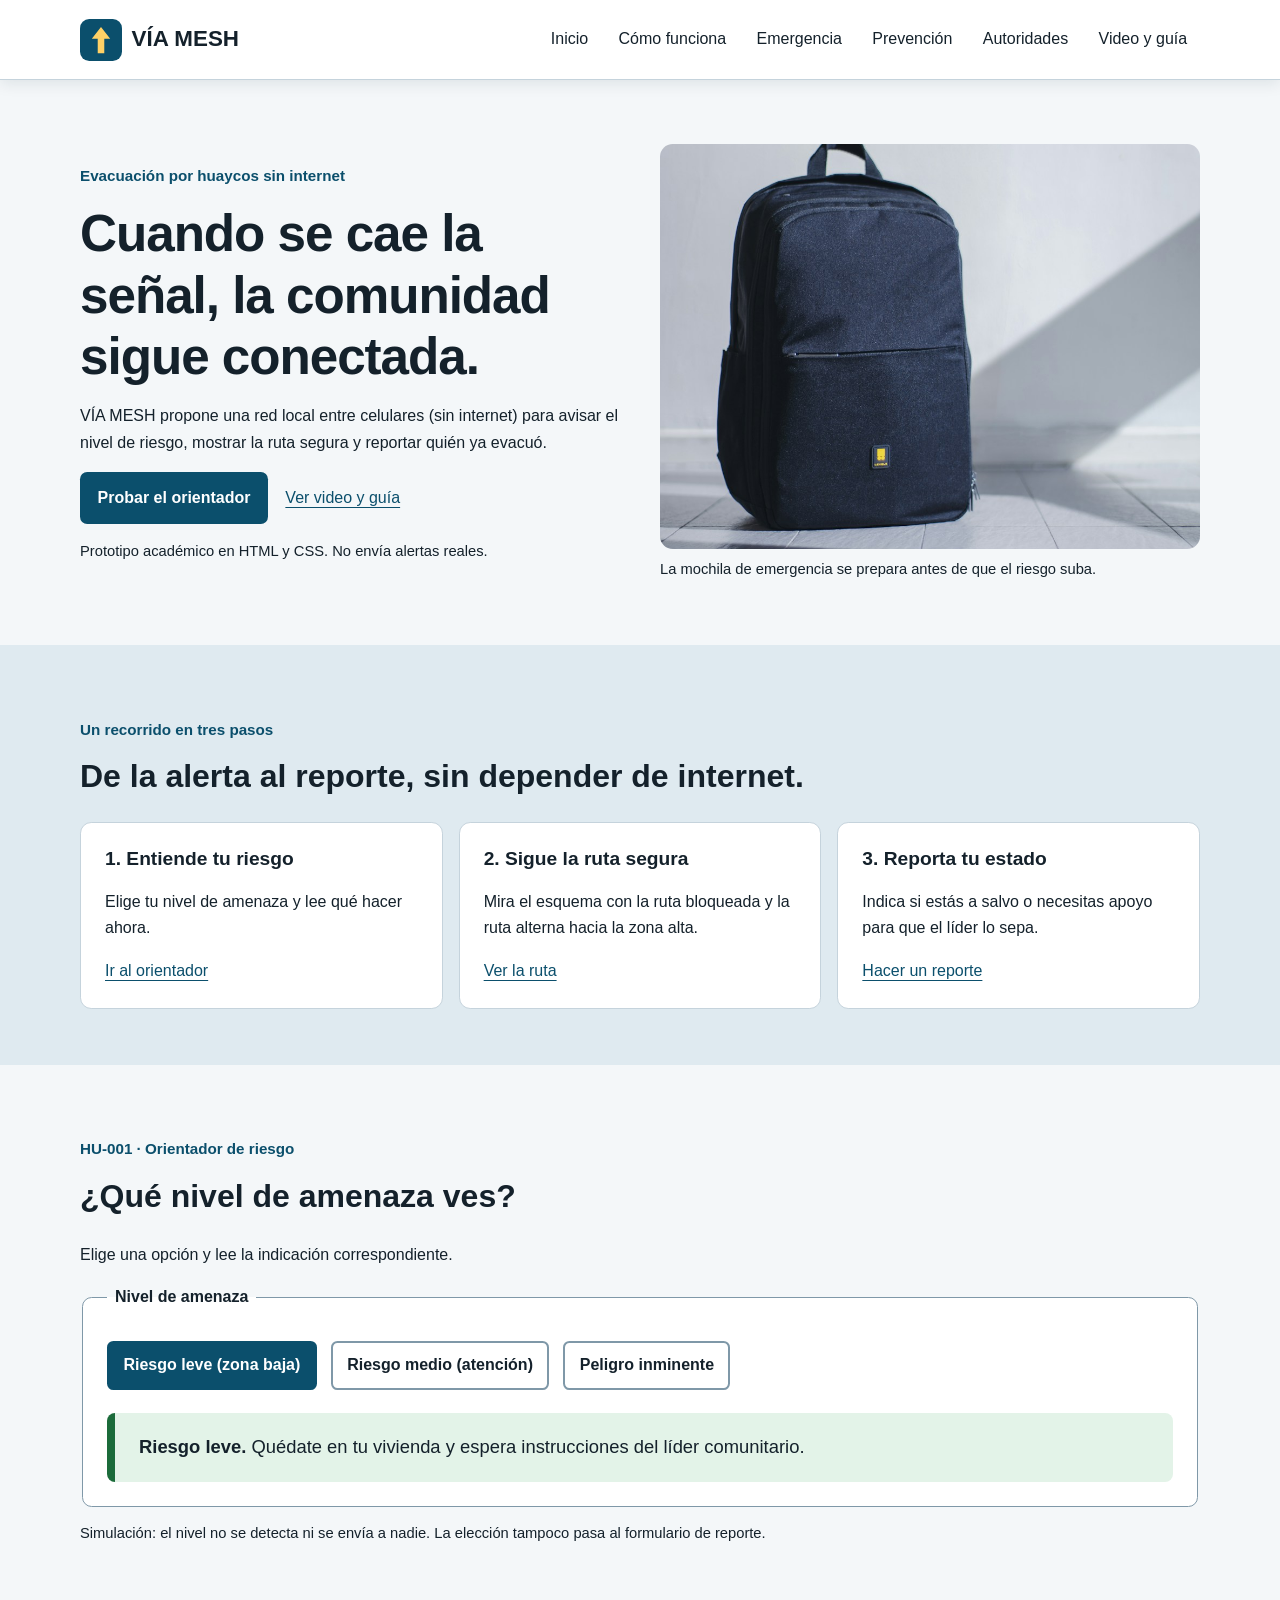
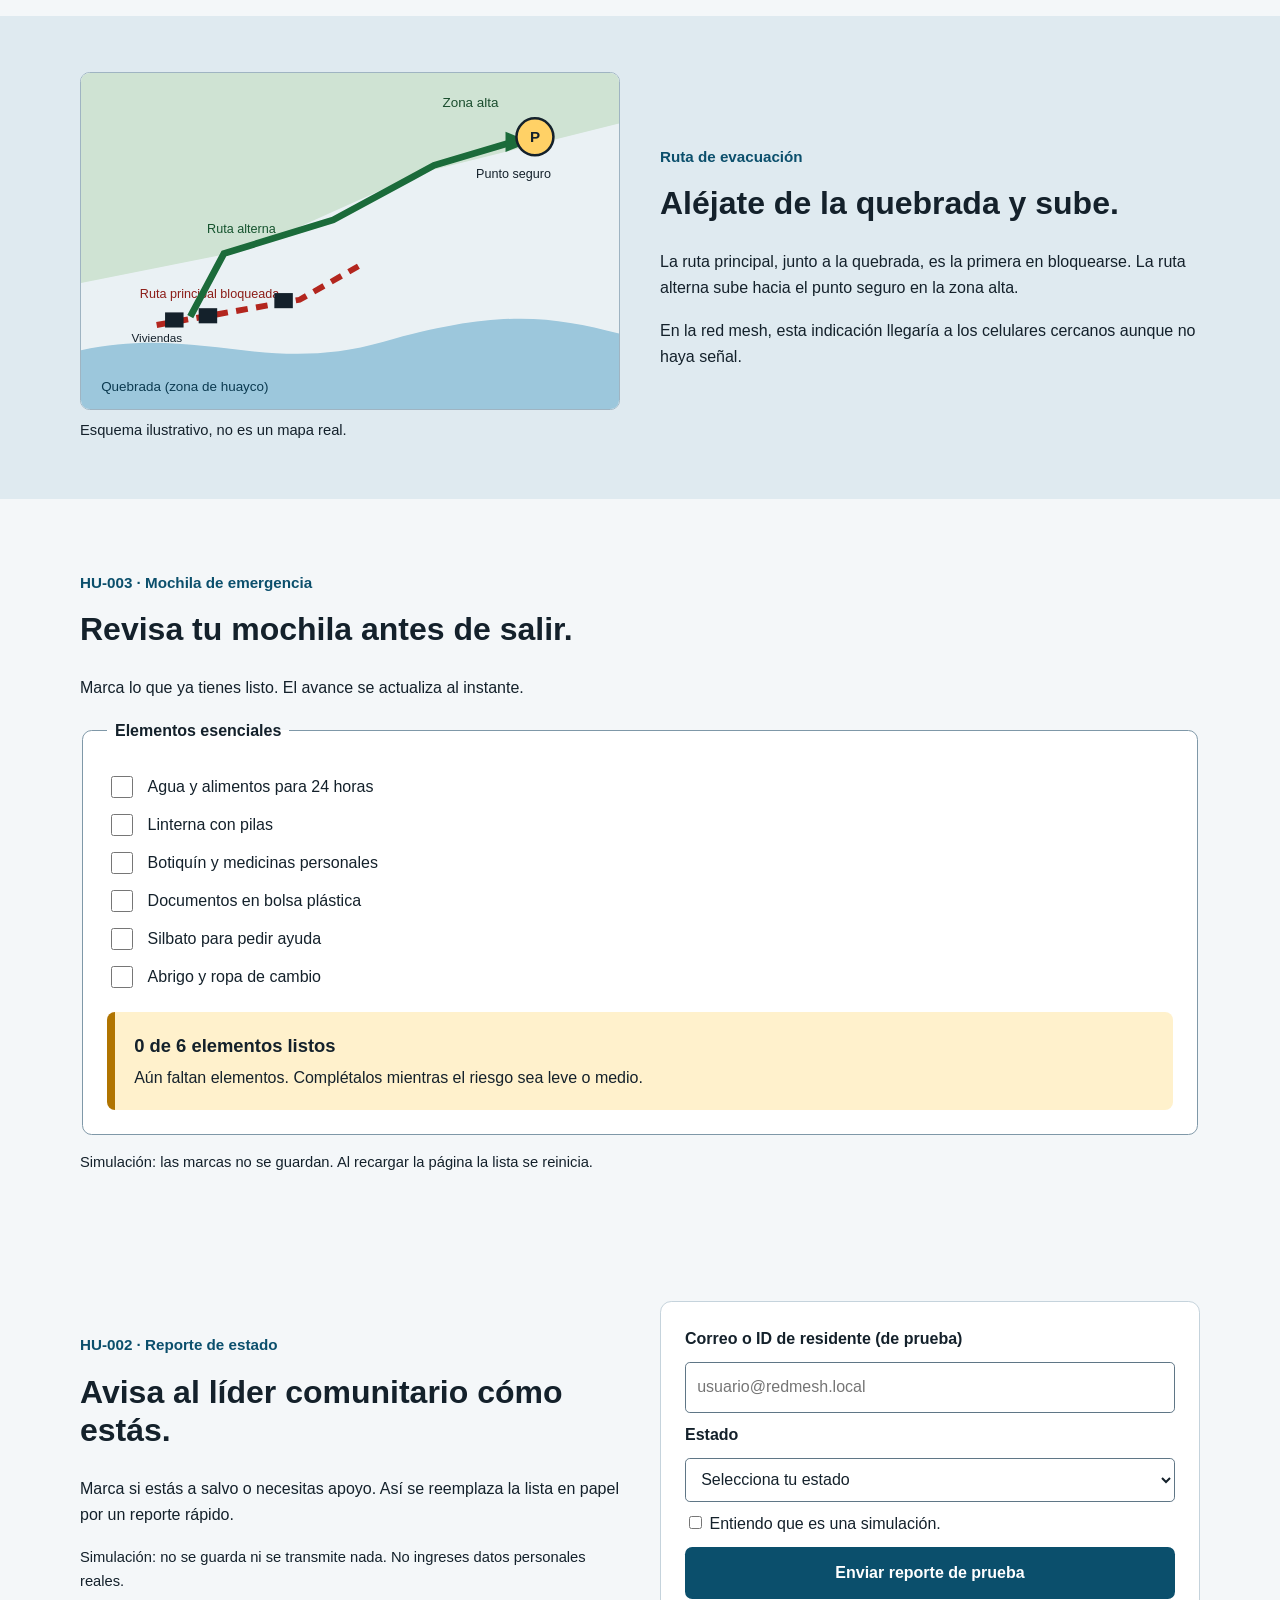
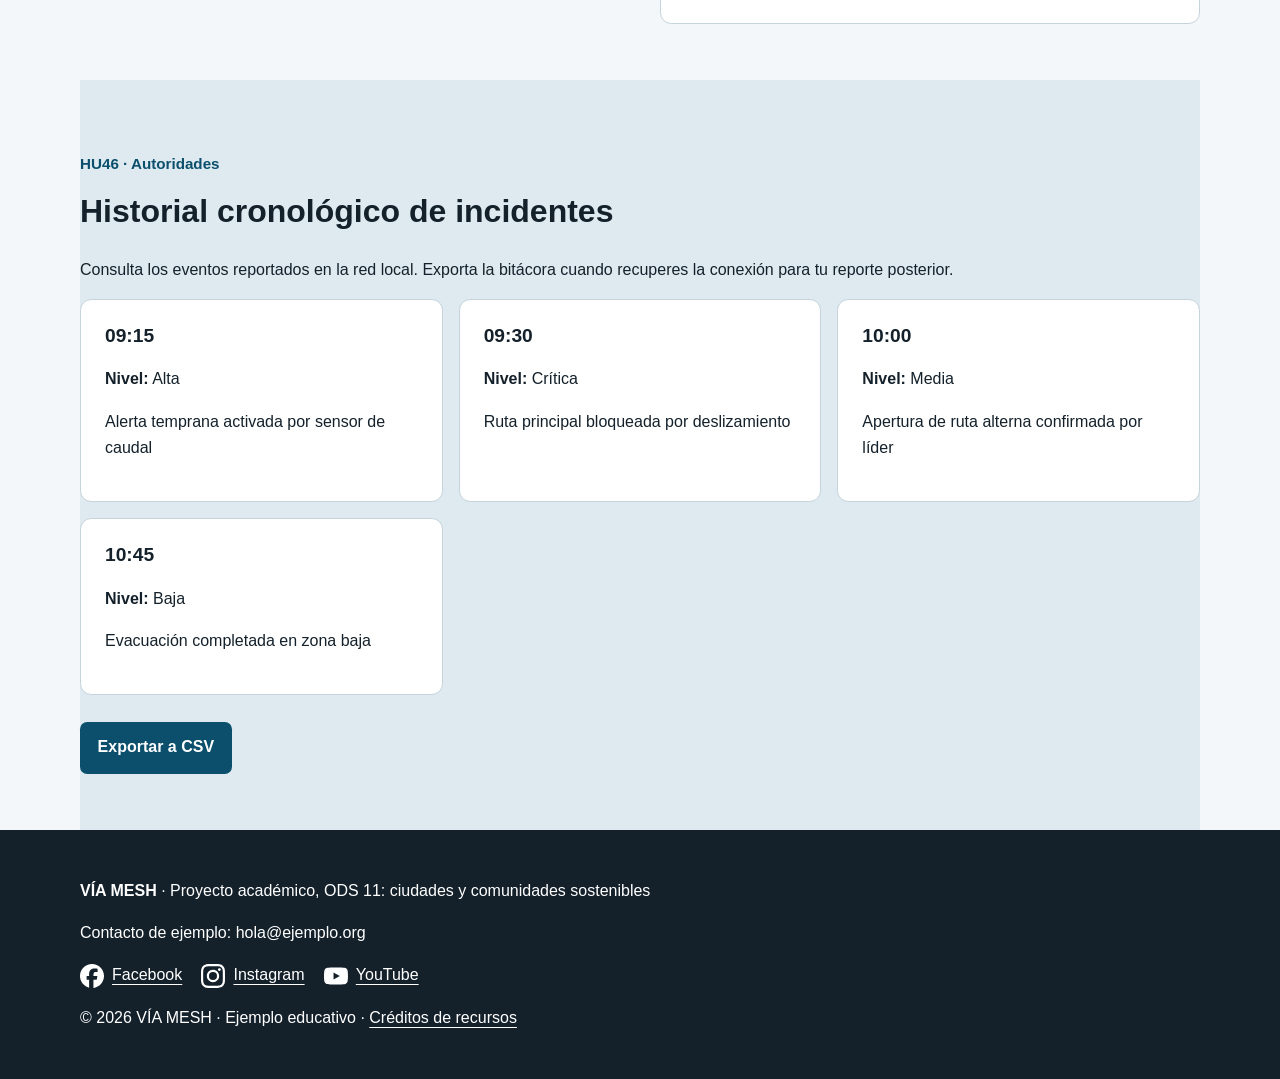
<file: index.html>
<!DOCTYPE html>
<html lang="es">
<head>
  <meta charset="UTF-8">
  <meta name="viewport" content="width=device-width, initial-scale=1.0">
  <title>Inicio | VÍA MESH</title>
  <link rel="stylesheet" href="css/estilos.css">
  <link rel="icon" type="image/svg+xml" href="iconos/favicon.svg">
</head>
<body>
<!-- Banner de simulacro -->
<div id="banner-prueba" class="banner-prueba oculto" aria-live="assertive">
  ⚠️ MODO PRUEBA ACTIVADO - Simulacro en curso
</div>

<a class="saltar" href="#contenido">Saltar al contenido</a>
<header class="cabecera">
  <div class="contenedor barra">
    <a class="marca" href="index.html"><img src="iconos/favicon.svg" alt="" width="42" height="42">VÍA MESH</a>
    <nav aria-label="Navegación principal">
      <ul class="menu">
        <li><a href="index.html#inicio">Inicio</a></li>
        <li><a href="index.html#como-funciona">Cómo funciona</a></li>
        <li>
          <details class="desplegable">
            <summary>Emergencia</summary>
            <ul class="submenu">
              <li><a href="index.html#orientador">Orientador de riesgo</a></li>
              <li><a href="index.html#mapa">Ruta de evacuación</a></li>
              <li><a href="index.html#mochila">Mochila de emergencia</a></li>
              <li><a href="index.html#reporte">Reporte de estado</a></li>
            </ul>
          </details>
        </li>
        <li>
          <details class="desplegable">
            <summary>Prevención</summary>
            <ul class="submenu">
              <li><button id="btn-simulacro" class="boton-limpio">Activar Simulacro</button></li>
            </ul>
          </details>
        </li>
        <!-- Nuevo menú para Autoridades -->
        <li>
          <details class="desplegable">
            <summary>Autoridades</summary>
            <ul class="submenu">
              <li><a href="index.html#historial">Historial de incidentes</a></li>
            </ul>
          </details>
        </li>
        <li><a href="recursos.html">Video y guía</a></li>
      </ul>
    </nav>
  </div>
</header>
<main id="contenido">
  <section id="inicio" class="hero contenedor dos-columnas" aria-labelledby="titulo">
    <div>
      <p class="etiqueta">Evacuación por huaycos sin internet</p>
      <h1 id="titulo">Cuando se cae la señal, la comunidad sigue conectada.</h1>
      <p>VÍA MESH propone una red local entre celulares (sin internet) para avisar el nivel de riesgo, mostrar la ruta segura y reportar quién ya evacuó.</p>
      <a class="boton" href="#orientador">Probar el orientador</a>
      <a class="enlace" href="recursos.html">Ver video y guía</a>
      <p class="nota">Prototipo académico en HTML y CSS. No envía alertas reales.</p>
    </div>
    <figure>
      <img class="foto" src="imagenes/mochila.jpg" alt="Mochila de emergencia lista junto a la pared" width="1000" height="1500">
      <figcaption>La mochila de emergencia se prepara antes de que el riesgo suba.</figcaption>
    </figure>
  </section>

  <section id="como-funciona" class="seccion fondo"><div class="contenedor">
    <p class="etiqueta">Un recorrido en tres pasos</p>
    <h2>De la alerta al reporte, sin depender de internet.</h2>
    <div class="tarjetas">
      <article class="tarjeta"><h3>1. Entiende tu riesgo</h3><p>Elige tu nivel de amenaza y lee qué hacer ahora.</p><a href="#orientador">Ir al orientador</a></article>
      <article class="tarjeta"><h3>2. Sigue la ruta segura</h3><p>Mira el esquema con la ruta bloqueada y la ruta alterna hacia la zona alta.</p><a href="#mapa">Ver la ruta</a></article>
      <article class="tarjeta"><h3>3. Reporta tu estado</h3><p>Indica si estás a salvo o necesitas apoyo para que el líder lo sepa.</p><a href="#reporte">Hacer un reporte</a></article>
    </div>
  </div></section>

  <section id="orientador" class="seccion contenedor">
    <p class="etiqueta">HU-001 · Orientador de riesgo</p>
    <h2>¿Qué nivel de amenaza ves?</h2>
    <p>Elige una opción y lee la indicación correspondiente.</p>
    <fieldset class="orientador">
      <legend>Nivel de amenaza</legend>
      <input type="radio" id="zona-baja" name="riesgo" class="radio-riesgo" checked>
      <label for="zona-baja">Riesgo leve (zona baja)</label>
      <input type="radio" id="zona-media" name="riesgo" class="radio-riesgo">
      <label for="zona-media">Riesgo medio (atención)</label>
      <input type="radio" id="zona-alta" name="riesgo" class="radio-riesgo">
      <label for="zona-alta" class="alerta-roja">Peligro inminente</label>
      <div class="resultados" aria-live="polite">
        <div class="respuesta baja"><strong>Riesgo leve.</strong> Quédate en tu vivienda y espera instrucciones del líder comunitario.</div>
        <div class="respuesta media"><strong>Riesgo medio.</strong> Prepara la mochila de emergencia y alista a adultos mayores y niños.</div>
        <div class="respuesta alta"><strong>Peligro inminente.</strong> Evacúa ahora. La ruta principal está bloqueada: sigue la ruta alterna hacia la zona alta.</div>
      </div>
    </fieldset>
    <p class="nota">Simulación: el nivel no se detecta ni se envía a nadie. La elección tampoco pasa al formulario de reporte.</p>
  </section>

  <section id="mapa" class="seccion fondo"><div class="contenedor dos-columnas">
    <figure>
      <img class="mapa" src="imagenes/mapa-evacuacion.svg" alt="Esquema: la ruta principal junto a la quebrada está bloqueada y la ruta alterna sube al punto seguro" width="640" height="400" loading="lazy">
      <figcaption>Esquema ilustrativo, no es un mapa real.</figcaption>
    </figure>
    <div>
      <p class="etiqueta">Ruta de evacuación</p>
      <h2>Aléjate de la quebrada y sube.</h2>
      <p>La ruta principal, junto a la quebrada, es la primera en bloquearse. La ruta alterna sube hacia el punto seguro en la zona alta.</p>
      <p>En la red mesh, esta indicación llegaría a los celulares cercanos aunque no haya señal.</p>
    </div>
  </div></section>

  <section id="mochila" class="seccion contenedor">
    <p class="etiqueta">HU-003 · Mochila de emergencia</p>
    <h2>Revisa tu mochila antes de salir.</h2>
    <p>Marca lo que ya tienes listo. El avance se actualiza al instante.</p>
    <fieldset class="lista-mochila">
      <legend>Elementos esenciales</legend>
      <div class="item"><input type="checkbox" id="m-agua"><label for="m-agua">Agua y alimentos para 24 horas</label></div>
      <div class="item"><input type="checkbox" id="m-linterna"><label for="m-linterna">Linterna con pilas</label></div>
      <div class="item"><input type="checkbox" id="m-botiquin"><label for="m-botiquin">Botiquín y medicinas personales</label></div>
      <div class="item"><input type="checkbox" id="m-docs"><label for="m-docs">Documentos en bolsa plástica</label></div>
      <div class="item"><input type="checkbox" id="m-silbato"><label for="m-silbato">Silbato para pedir ayuda</label></div>
      <div class="item"><input type="checkbox" id="m-abrigo"><label for="m-abrigo">Abrigo y ropa de cambio</label></div>
      <div class="estado-mochila" aria-live="polite">
        <p class="progreso"></p>
        <p class="pendiente">Aún faltan elementos. Complétalos mientras el riesgo sea leve o medio.</p>
        <p class="completa"><strong>Mochila lista.</strong> Si el riesgo sube, evacúa sin volver por nada más.</p>
      </div>
    </fieldset>
    <p class="nota">Simulación: las marcas no se guardan. Al recargar la página la lista se reinicia.</p>
  </section>

  <section id="reporte" class="seccion contenedor dos-columnas">
    <div>
      <p class="etiqueta">HU-002 · Reporte de estado</p>
      <h2>Avisa al líder comunitario cómo estás.</h2>
      <p>Marca si estás a salvo o necesitas apoyo. Así se reemplaza la lista en papel por un reporte rápido.</p>
      <p class="nota">Simulación: no se guarda ni se transmite nada. No ingreses datos personales reales.</p>
    </div>
    <form action="confirmacion.html" method="get" class="formulario">
      <label for="correo">Correo o ID de residente (de prueba)</label>
      <input id="correo" type="email" required placeholder="usuario@redmesh.local" autocomplete="off">
      <label for="estado">Estado</label>
      <select id="estado" required>
        <option value="">Selecciona tu estado</option>
        <option>Verde: a salvo / evacuado</option>
        <option>Rojo: requiere apoyo (atrapado)</option>
      </select>
      <div><input id="acepto" type="checkbox" required> <label for="acepto">Entiendo que es una simulación.</label></div>
      <button type="submit" class="boton">Enviar reporte de prueba</button>
    </form>
  </section>

  <!-- HU46: Historial de incidentes para autoridades -->
  <section id="historial" class="seccion contenedor fondo">
    <p class="etiqueta">HU46 · Autoridades</p>
    <h2>Historial cronológico de incidentes</h2>
    <p>Consulta los eventos reportados en la red local. Exporta la bitácora cuando recuperes la conexión para tu reporte posterior.</p>
    
    <div id="lista-incidentes" class="tarjetas"></div>
    
    <br>
    <button id="btn-exportar" class="boton">Exportar a CSV</button>
  </section>

</main>
<footer class="pie">
  <div class="contenedor">
    <p><strong>VÍA MESH</strong> · Proyecto académico, ODS 11: ciudades y comunidades sostenibles</p>
    <p>Contacto de ejemplo: hola@ejemplo.org</p>
    <nav class="redes" aria-label="Redes sociales de referencia">
      <a href="https://www.facebook.com/" target="_blank" rel="noopener noreferrer"><img src="iconos/facebook.svg" alt="" width="24" height="24">Facebook</a>
      <a href="https://www.instagram.com/" target="_blank" rel="noopener noreferrer"><img src="iconos/instagram.svg" alt="" width="24" height="24">Instagram</a>
      <a href="https://www.youtube.com/" target="_blank" rel="noopener noreferrer"><img src="iconos/youtube.svg" alt="" width="24" height="24">YouTube</a>
    </nav>
    <p>© 2026 VÍA MESH · Ejemplo educativo · <a href="FUENTES.txt">Créditos de recursos</a></p>
  </div>
</footer>
<!-- Scripts vinculados -->
<script src="js/simulacro.js" defer></script>
<script src="js/historial.js" defer></script>
</body>
</html>
</file>
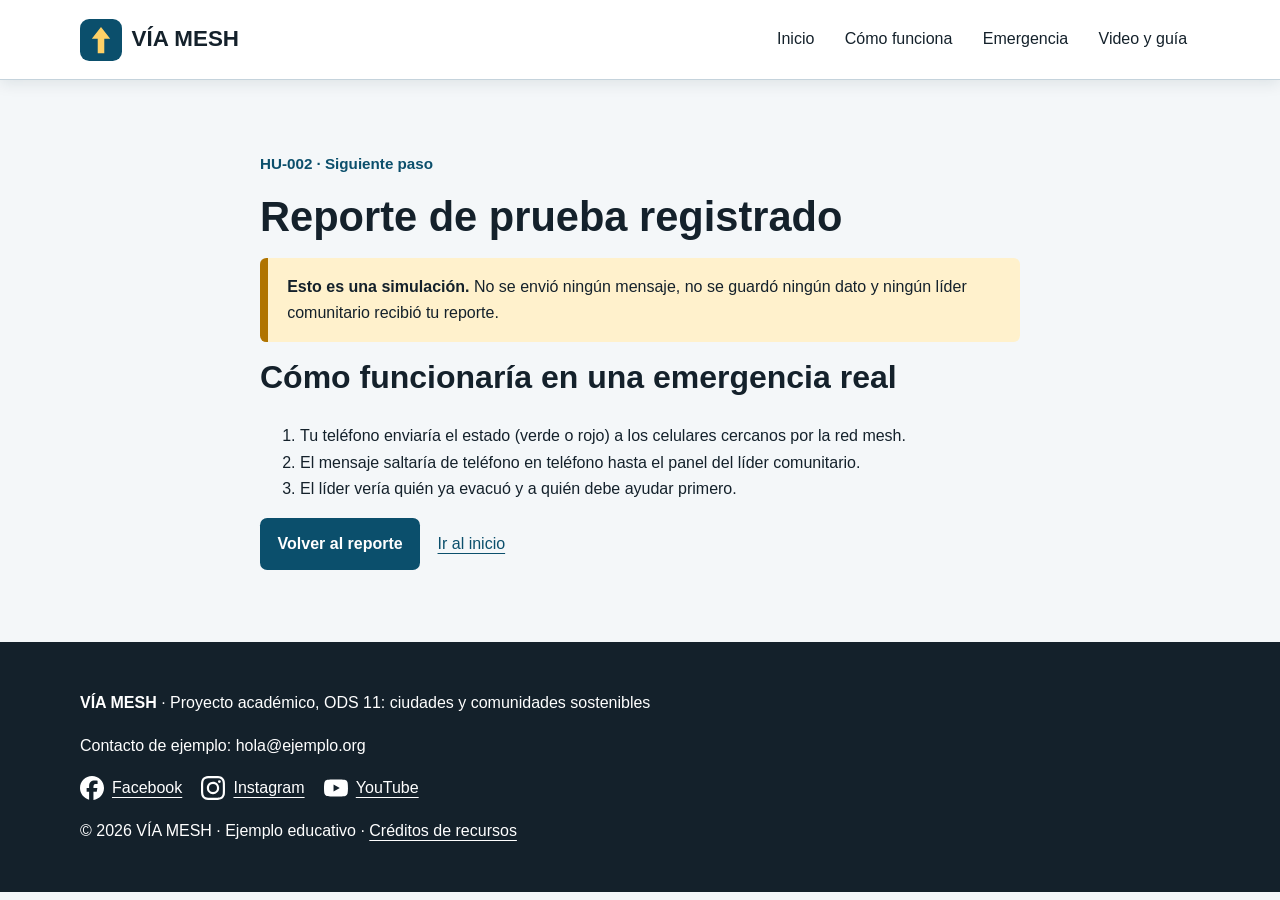
<file: confirmacion.html>
<!DOCTYPE html>
<html lang="es">
<head>
  <meta charset="UTF-8">
  <!-- Permite que el navegador use el ancho real del celular. -->
  <meta name="viewport" content="width=device-width, initial-scale=1.0">
  <title>Reporte recibido (simulación) | VÍA MESH</title>
  <!-- Conecta este HTML con el CSS compartido. -->
  <link rel="stylesheet" href="css/estilos.css">
  <link rel="icon" type="image/svg+xml" href="iconos/favicon.svg">
</head>
<body>
<a class="saltar" href="#contenido">Saltar al contenido</a>
<!-- HU-000: header fijo (sticky) con menú horizontal y desplegable vertical sin JavaScript. -->
<header class="cabecera">
  <div class="contenedor barra">
    <a class="marca" href="index.html"><img src="iconos/favicon.svg" alt="" width="42" height="42">VÍA MESH</a>
    <nav aria-label="Navegación principal">
      <ul class="menu">
        <li><a href="index.html#inicio">Inicio</a></li>
        <li><a href="index.html#como-funciona">Cómo funciona</a></li>
        <li>
          <details class="desplegable">
            <summary>Emergencia</summary>
            <ul class="submenu">
              <li><a href="index.html#orientador">Orientador de riesgo</a></li>
              <li><a href="index.html#mapa">Ruta de evacuación</a></li>
              <li><a href="index.html#mochila">Mochila de emergencia</a></li>
              <li><a href="index.html#reporte">Reporte de estado</a></li>
            </ul>
          </details>
        </li>
        <li><a href="recursos.html">Video y guía</a></li>
      </ul>
    </nav>
  </div>
</header>
<main id="contenido" class="contenedor seccion">
  <div class="confirmacion">
    <p class="etiqueta">HU-002 · Siguiente paso</p>
    <h1>Reporte de prueba registrado</h1>
    <p class="aviso"><strong>Esto es una simulación.</strong> No se envió ningún mensaje, no se guardó ningún dato y ningún líder comunitario recibió tu reporte.</p>
    <h2>Cómo funcionaría en una emergencia real</h2>
    <ol>
      <li>Tu teléfono enviaría el estado (verde o rojo) a los celulares cercanos por la red mesh.</li>
      <li>El mensaje saltaría de teléfono en teléfono hasta el panel del líder comunitario.</li>
      <li>El líder vería quién ya evacuó y a quién debe ayudar primero.</li>
    </ol>
    <p><a class="boton" href="index.html#reporte">Volver al reporte</a> <a class="enlace" href="index.html#inicio">Ir al inicio</a></p>
  </div>
</main>
<footer class="pie">
  <div class="contenedor">
    <p><strong>VÍA MESH</strong> · Proyecto académico, ODS 11: ciudades y comunidades sostenibles</p>
    <p>Contacto de ejemplo: hola@ejemplo.org</p>
    <nav class="redes" aria-label="Redes sociales de referencia">
      <!-- Páginas generales de las redes; reemplazar por cuentas del proyecto. -->
      <a href="https://www.facebook.com/" target="_blank" rel="noopener noreferrer"><img src="iconos/facebook.svg" alt="" width="24" height="24">Facebook</a>
      <a href="https://www.instagram.com/" target="_blank" rel="noopener noreferrer"><img src="iconos/instagram.svg" alt="" width="24" height="24">Instagram</a>
      <a href="https://www.youtube.com/" target="_blank" rel="noopener noreferrer"><img src="iconos/youtube.svg" alt="" width="24" height="24">YouTube</a>
    </nav>
    <p>© 2026 VÍA MESH · Ejemplo educativo · <a href="FUENTES.txt">Créditos de recursos</a></p>
  </div>
</footer>
</body>
</html>
</file>
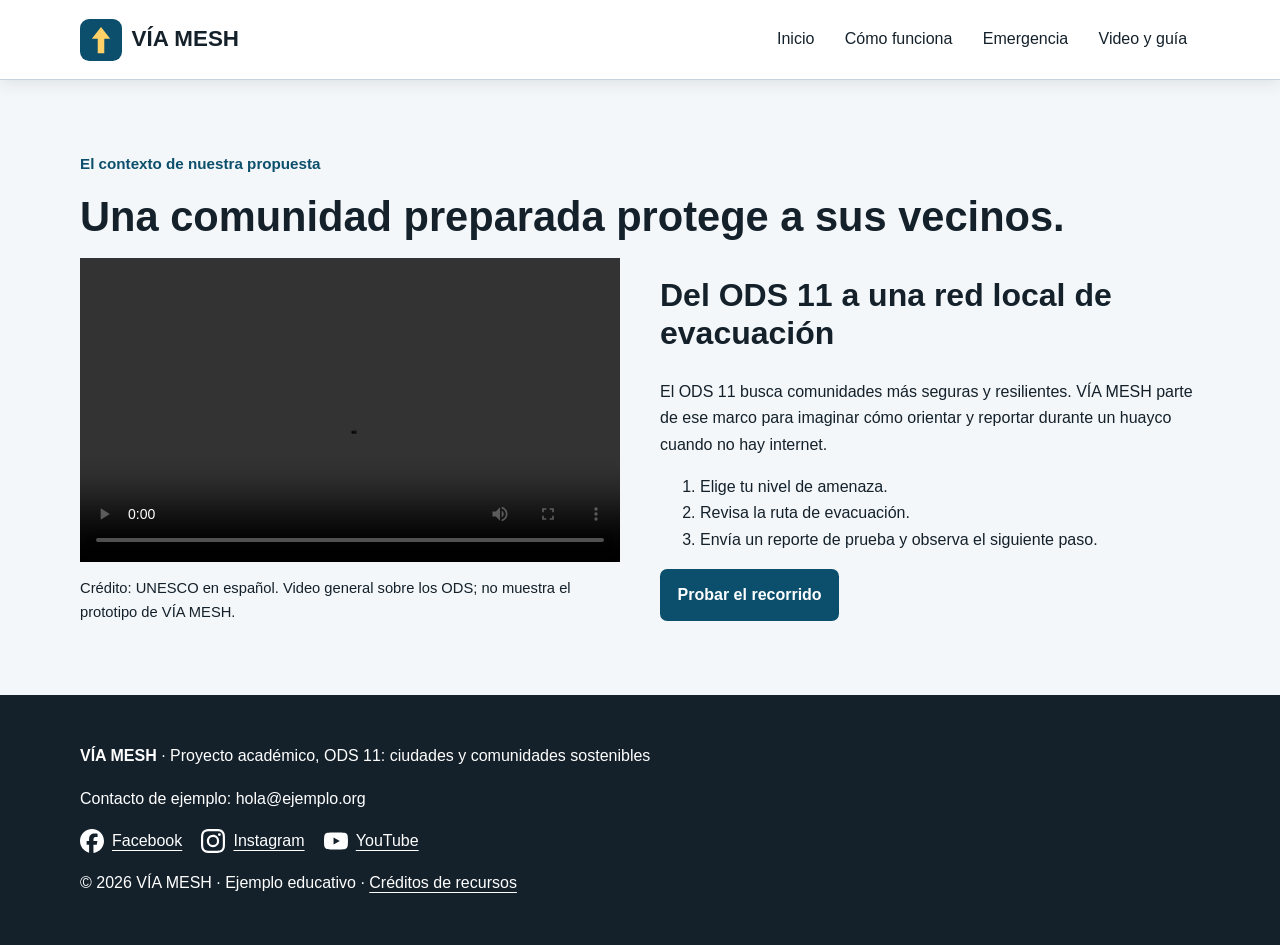
<file: recursos.html>
<!DOCTYPE html>
<html lang="es">
<head>
  <meta charset="UTF-8">
  <!-- Permite que el navegador use el ancho real del celular. -->
  <meta name="viewport" content="width=device-width, initial-scale=1.0">
  <title>Video y guía | VÍA MESH</title>
  <!-- Conecta este HTML con el CSS compartido. -->
  <link rel="stylesheet" href="css/estilos.css">
  <link rel="icon" type="image/svg+xml" href="iconos/favicon.svg">
</head>
<body>
<a class="saltar" href="#contenido">Saltar al contenido</a>
<!-- HU-000: header fijo (sticky) con menú horizontal y desplegable vertical sin JavaScript. -->
<header class="cabecera">
  <div class="contenedor barra">
    <a class="marca" href="index.html"><img src="iconos/favicon.svg" alt="" width="42" height="42">VÍA MESH</a>
    <nav aria-label="Navegación principal">
      <ul class="menu">
        <li><a href="index.html#inicio">Inicio</a></li>
        <li><a href="index.html#como-funciona">Cómo funciona</a></li>
        <li>
          <details class="desplegable">
            <summary>Emergencia</summary>
            <ul class="submenu">
              <li><a href="index.html#orientador">Orientador de riesgo</a></li>
              <li><a href="index.html#mapa">Ruta de evacuación</a></li>
              <li><a href="index.html#mochila">Mochila de emergencia</a></li>
              <li><a href="index.html#reporte">Reporte de estado</a></li>
            </ul>
          </details>
        </li>
        <li><a href="recursos.html">Video y guía</a></li>
      </ul>
    </nav>
  </div>
</header>
<main id="contenido" class="contenedor seccion">
  <p class="etiqueta">El contexto de nuestra propuesta</p>
  <h1>Una comunidad preparada protege a sus vecinos.</h1>
  <section class="dos-columnas" aria-labelledby="video-titulo">
    <div>
      <!-- Video local (UNESCO) integrado directamente en la página -->
      <video class="video" controls preload="metadata">
        <source src="video/videoplayback.mp4" type="video/mp4">
        Tu navegador no soporta la reproducción de video.
      </video>
      <p class="nota">Crédito: UNESCO en español. Video general sobre los ODS; no muestra el prototipo de VÍA MESH.</p>
    </div>
    <div>
      <h2 id="video-titulo">Del ODS 11 a una red local de evacuación</h2>
      <p>El ODS 11 busca comunidades más seguras y resilientes. VÍA MESH parte de ese marco para imaginar cómo orientar y reportar durante un huayco cuando no hay internet.</p>
      <ol>
        <li>Elige tu nivel de amenaza.</li>
        <li>Revisa la ruta de evacuación.</li>
        <li>Envía un reporte de prueba y observa el siguiente paso.</li>
      </ol>
      <a class="boton" href="index.html#orientador">Probar el recorrido</a>
    </div>
  </section>
</main>
<footer class="pie">
  <div class="contenedor">
    <p><strong>VÍA MESH</strong> · Proyecto académico, ODS 11: ciudades y comunidades sostenibles</p>
    <p>Contacto de ejemplo: hola@ejemplo.org</p>
    <nav class="redes" aria-label="Redes sociales de referencia">
      <!-- Páginas generales de las redes; reemplazar por cuentas del proyecto. -->
      <a href="https://www.facebook.com/" target="_blank" rel="noopener noreferrer"><img src="iconos/facebook.svg" alt="" width="24" height="24">Facebook</a>
      <a href="https://www.instagram.com/" target="_blank" rel="noopener noreferrer"><img src="iconos/instagram.svg" alt="" width="24" height="24">Instagram</a>
      <a href="https://www.youtube.com/" target="_blank" rel="noopener noreferrer"><img src="iconos/youtube.svg" alt="" width="24" height="24">YouTube</a>
    </nav>
    <p>© 2026 VÍA MESH · Ejemplo educativo · <a href="FUENTES.txt">Créditos de recursos</a></p>
  </div>
</footer>
</body>
</html>
</file>
<file: css/estilos.css>
/* PASO 1. El ancho incluye padding y borde. */
* { box-sizing: border-box; }
/* PASO 2. Estilos generales. Paleta VÍA: azul petróleo, amarillo señal, rojo/verde de estado. */
body { margin: 0; font-family: Arial, sans-serif; color: #14212b; background: #f4f7f9; line-height: 1.65; }
h1, h2, h3 { line-height: 1.2; }
h1 { font-size: 2.6rem; margin: 0 0 1rem; }
h2 { font-size: 2rem; margin-top: 0; }
h3 { font-size: 1.2rem; }
a { color: #0b4f6c; text-underline-offset: 4px; }
/* El foco visible permite recorrer la web con teclado. No eliminar. */
a:focus-visible, button:focus-visible, summary:focus-visible, input:focus-visible, select:focus-visible, textarea:focus-visible { outline: 3px solid #6e38e3; outline-offset: 4px; }
/* PASO 3. Imágenes nunca más anchas que su contenedor. */
img { max-width: 100%; height: auto; display: block; }
.contenedor { width: 92%; max-width: 1120px; margin: 0 auto; }
.seccion { padding: 3.5rem 0; }
.fondo { background: #dfeaf0; }
.etiqueta { font-weight: bold; color: #0b4f6c; font-size: .95rem; }
.nota { font-size: .92rem; }
/* PASO 4. Header sticky + menú horizontal con Flexbox. */
.cabecera { background: white; border-bottom: 1px solid #c5d3dc; position: sticky; top: 0; z-index: 100; box-shadow: 0 4px 14px #0b2a3a18; }
.barra { display: flex; align-items: center; justify-content: space-between; gap: 1rem; flex-wrap: wrap; padding: 1rem 0; }
.marca { display: flex; align-items: center; gap: .6rem; text-decoration: none; font-size: 1.4rem; font-weight: bold; color: #14212b; }
.menu { display: flex; flex-wrap: wrap; align-items: center; gap: .3rem; list-style: none; margin: 0; padding: 0; }
.menu a, summary { display: block; padding: .65rem .8rem; color: #14212b; cursor: pointer; }
.menu a { text-decoration: none; }
.menu a:hover, summary:hover { background: #dfeaf0; border-radius: .4rem; }
/* Espacio para que el header no tape el título al navegar con #id. */
section[id], main[id] { scroll-margin-top: 130px; }
/* PASO 5 (HU-000). Desplegable vertical con details, sin JavaScript. */
.desplegable { position: relative; }
summary { list-style: revert; }
.submenu { position: absolute; top: 100%; left: 0; width: 240px; padding: .5rem; margin: .3rem 0 0; list-style: none; background: white; border: 1px solid #9fb4c2; border-radius: .5rem; box-shadow: 0 8px 20px #0b2a3a25; z-index: 10; }
/* PASO 6. Dos columnas: texto e imagen. */
.dos-columnas { display: grid; grid-template-columns: repeat(2, minmax(0, 1fr)); gap: 2.5rem; align-items: center; }
.dos-columnas > * { min-width: 0; }
.hero { padding-top: 4rem; padding-bottom: 4rem; }
.foto { width: 100%; aspect-ratio: 4 / 3; object-fit: cover; border-radius: .8rem; }
.hero h1 { font-size: clamp(2.1rem, 4.4vw, 3.2rem); letter-spacing: -.02em; }
/* PASO 7. Botones y enlaces. */
.boton { display: inline-block; padding: .8rem 1.1rem; background: #0b4f6c; color: white; border: 0; border-radius: .45rem; font: inherit; font-weight: bold; text-decoration: none; cursor: pointer; }
.boton:hover { background: #083a50; }
.enlace { display: inline-block; margin: .8rem; }
/* PASO 8. Tarjetas: tres en escritorio. */
.tarjetas { display: grid; grid-template-columns: repeat(3, minmax(0, 1fr)); gap: 1rem; }
.tarjeta { padding: 1.5rem; border: 1px solid #c5d3dc; border-radius: .7rem; background: white; }
.tarjeta h3 { margin-top: 0; }
figure { margin: 0; }
figcaption { padding-top: .5rem; font-size: .92rem; }
.mapa { width: 100%; border-radius: .6rem; border: 1px solid #9fb4c2; }
/* PASO 9 (HU-001). El orientador responde a los radios sin JavaScript. */
.orientador { position: relative; border: 1px solid #7f98a8; border-radius: .6rem; padding: 1.5rem; min-width: 0; background: white; }
legend { font-weight: bold; padding: 0 .5rem; }
/* Radios ocultos visualmente pero accesibles con teclado. */
.radio-riesgo { position: absolute; opacity: 0; width: 1px; height: 1px; }
.orientador > label { display: inline-block; margin: .4rem .6rem .4rem 0; padding: .6rem .9rem; border: 2px solid #7f98a8; border-radius: .4rem; cursor: pointer; font-weight: bold; }
.orientador > input:checked + label { background: #0b4f6c; border-color: #0b4f6c; color: white; }
.orientador > input:checked + label.alerta-roja { background: #b3261e; border-color: #b3261e; }
.orientador > input:focus-visible + label { outline: 3px solid #6e38e3; outline-offset: 3px; }
.resultados { padding: 1.2rem 1.5rem; border-radius: .5rem; margin-top: 1rem; background: #f4f7f9; border-left: 8px solid #7f98a8; }
/* Primero ocultamos los tres paneles; :checked muestra el relacionado. */
.respuesta { display: none; font-size: 1.15rem; }
#zona-baja:checked ~ .resultados .baja,
#zona-media:checked ~ .resultados .media,
#zona-alta:checked ~ .resultados .alta { display: block; }
#zona-baja:checked ~ .resultados { border-left-color: #1b6b3a; background: #e3f3e8; }
#zona-media:checked ~ .resultados { border-left-color: #b07400; background: #fff1cc; }
#zona-alta:checked ~ .resultados { border-left-color: #b3261e; background: #fde4e2; }
/* PASO 10 (HU-002). Formulario: cada campo ocupa una fila. */
.formulario { display: grid; gap: .6rem; background: white; border: 1px solid #c5d3dc; padding: 1.5rem; border-radius: .7rem; }
.formulario > label { font-weight: bold; }
input[type="text"], input[type="email"], select, textarea { width: 100%; min-width: 0; font: inherit; padding: .7rem; border: 1px solid #5f7686; border-radius: .3rem; background: white; color: #14212b; }
input[type="radio"], input[type="checkbox"] { accent-color: #0b4f6c; }
input:user-invalid, select:user-invalid { border-color: #b3261e; }
/* PASO 11. El video conserva su proporción. */
.video { width: 100%; aspect-ratio: 16 / 9; border: 0; display: block; }
.confirmacion { max-width: 760px; margin: 0 auto; }
.aviso { background: #fff1cc; border-left: 8px solid #b07400; padding: 1rem 1.2rem; border-radius: .4rem; }
.pie { background: #14212b; color: white; padding: 2rem 0; }
.pie a { color: white; }
.redes { display: flex; flex-wrap: wrap; gap: 1.2rem; }
.redes a { display: inline-flex; align-items: center; gap: .5rem; }
.redes img { filter: invert(1); }
.saltar { position: absolute; left: -9999px; }
.saltar:focus { left: 1rem; top: 1rem; padding: 1rem; background: white; z-index: 200; }
textarea { resize: vertical; }
/* HU-003. Checklist de mochila: contador CSS + :has() para el mensaje final. */
.lista-mochila { border: 1px solid #7f98a8; border-radius: .6rem; padding: 1.5rem; min-width: 0; background: white; counter-reset: listos; }
.item { display: flex; align-items: center; gap: .7rem; padding: .3rem 0; }
.item input { width: 1.4rem; height: 1.4rem; flex: none; }
.item label { cursor: pointer; }
/* Cada checkbox marcado suma 1 al contador. */
.item input:checked { counter-increment: listos; }
.item input:checked + label { text-decoration: line-through; color: #3f5563; }
.estado-mochila { margin-top: 1rem; padding: 1rem 1.2rem; border-radius: .5rem; border-left: 8px solid #b07400; background: #fff1cc; }
.estado-mochila p { margin: .2rem 0; }
.progreso { font-weight: bold; font-size: 1.15rem; }
.progreso::after { content: counter(listos) " de 6 elementos listos"; }
.completa { display: none; }
/* Si no queda ningún checkbox sin marcar, cambia el estado. */
.lista-mochila:not(:has(input:not(:checked))) .completa { display: block; }
.lista-mochila:not(:has(input:not(:checked))) .pendiente { display: none; }
.lista-mochila:not(:has(input:not(:checked))) .estado-mochila { border-left-color: #1b6b3a; background: #e3f3e8; }
/* PASO 12. TABLET: 900 px o menos. */
@media (max-width: 900px) {
  .barra { gap: .4rem; }
  .tarjetas { grid-template-columns: repeat(2, minmax(0, 1fr)); }
  h1 { font-size: 2.2rem; }
}
/* PASO 13. CELULAR: 600 px o menos, una sola columna. */
@media (max-width: 600px) {
  h1 { font-size: 1.9rem; }
  h2 { font-size: 1.6rem; }
  .dos-columnas, .tarjetas { grid-template-columns: 1fr; }
  .dos-columnas { gap: 1.5rem; }
  .hero, .seccion { padding-top: 2.2rem; padding-bottom: 2.2rem; }
  .barra { padding: .6rem 0; }
  .barra nav { width: 100%; }
  .marca { font-size: 1.2rem; }
  .menu { flex-direction: row; flex-wrap: wrap; gap: 0; }
  .menu a, summary { padding: .5rem .6rem; font-size: .95rem; }
  .submenu { left: auto; right: 0; width: 215px; max-width: 85vw; max-height: 55vh; overflow-y: auto; }
  section[id], main[id] { scroll-margin-top: 190px; }
  .enlace { margin-left: 0; }
  .formulario, .orientador, .lista-mochila { padding: 1rem; }
  .resultados { padding: 1rem; }
}

/* --- ESTILOS NUEVOS PARA HU48 (Simulacro) --- */
.boton-limpio {
  display: block;
  width: 100%;
  text-align: left;
  padding: .65rem .8rem;
  background: transparent;
  border: none;
  font: inherit;
  color: #14212b;
  cursor: pointer;
}
.boton-limpio:hover {
  background: #dfeaf0;
  border-radius: .4rem;
}

.banner-prueba {
  background: #b3261e; 
  color: white;
  text-align: center;
  padding: 0.8rem;
  font-weight: bold;
  font-size: 1.1rem;
  position: sticky;
  top: 0;
  z-index: 200; 
}

.oculto {
  display: none;
}
</file>
